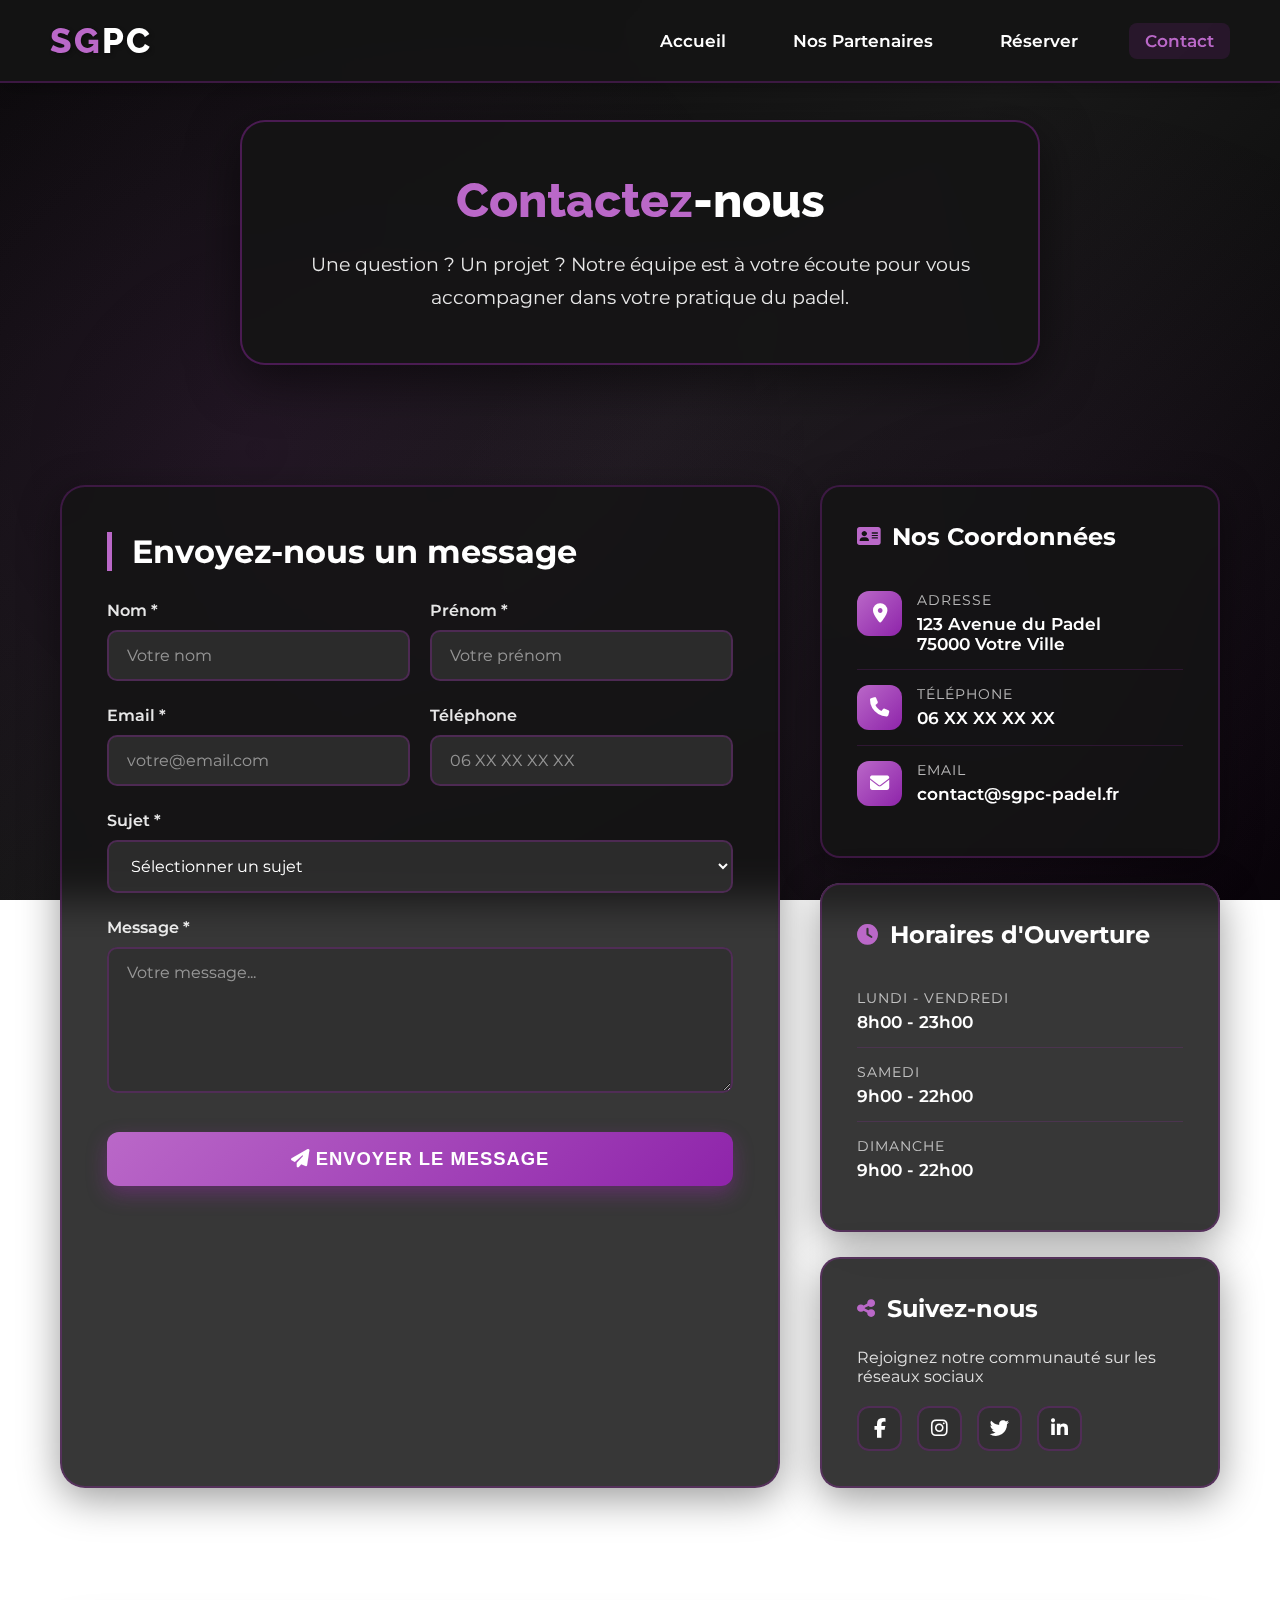
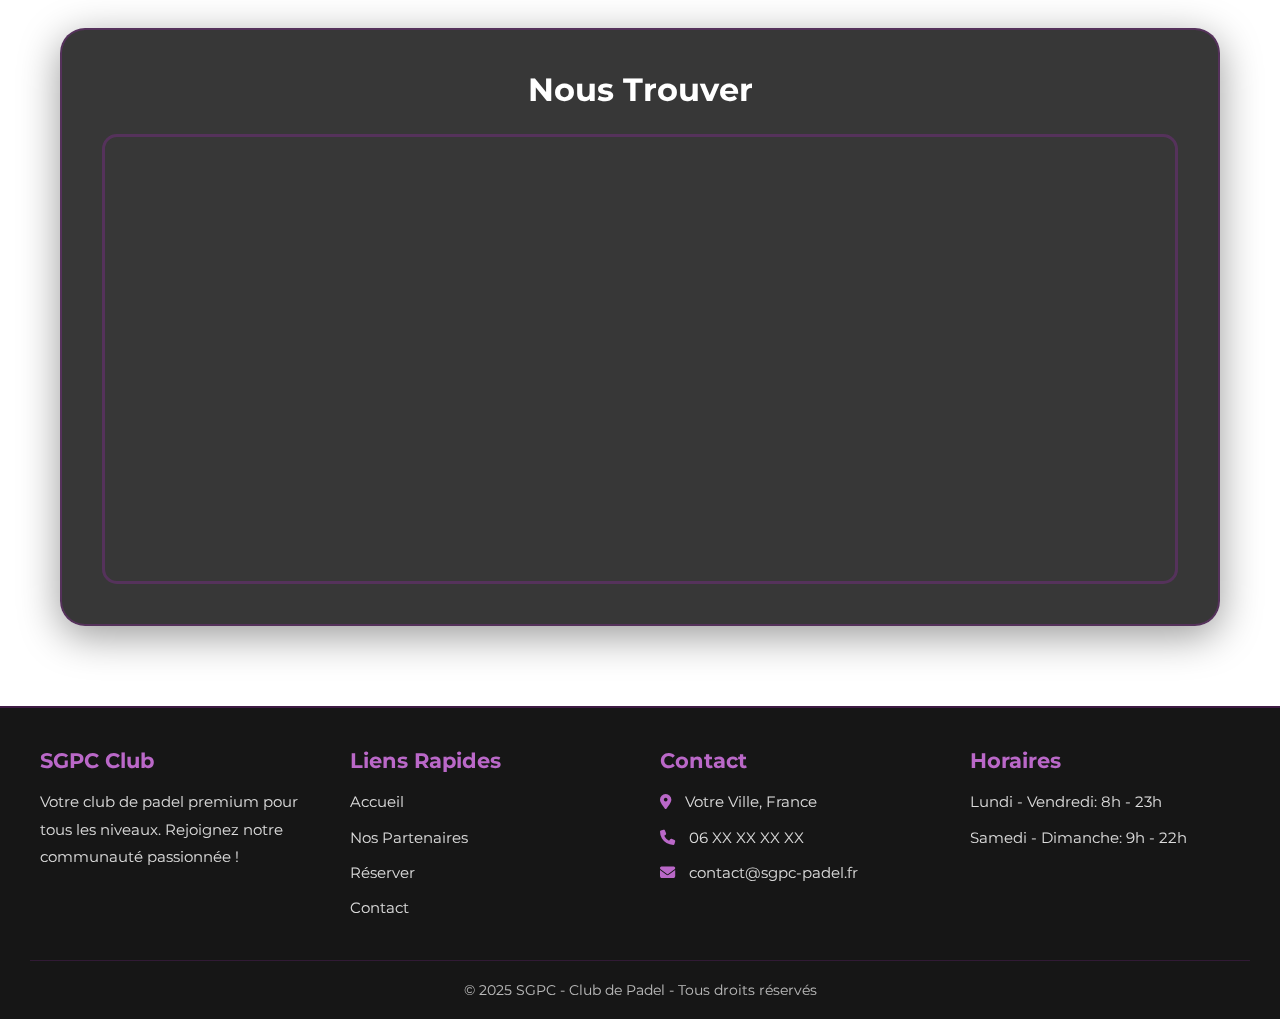
<file: contact.html>
<!DOCTYPE html>
<html lang="fr">
<head>
  <meta charset="UTF-8">
  <title>Contact - SGPC</title>
  <link rel="stylesheet" href="https://cdnjs.cloudflare.com/ajax/libs/font-awesome/6.7.2/css/all.min.css" />
  <meta name="viewport" content="width=device-width, initial-scale=1.0, viewport-fit=cover">
  <meta name="theme-color" content="#4a148c">
  
  <style>
    @import url('https://fonts.googleapis.com/css2?family=Montserrat:ital,wght@0,100..900;1,100..900&family=Raleway:wght@300;400;600;700;800&display=swap');

    * {
      margin: 0;
      padding: 0;
      box-sizing: border-box;
      text-decoration: none;
      list-style: none;
    }

    html {
      min-height: 100vh;
      width: 100%;
      overflow-x: hidden;
      scroll-behavior: smooth;
    }
    
    html::before {
      content: '';
      position: fixed;
      top: 0;
      left: 0;
      width: 100vw;
      height: 100vh;
      background: linear-gradient(135deg, #0a0a0a 0%, #1a1a1a 50%, #000000 100%);
      z-index: -2;
    }

    html::after {
      content: '';
      position: fixed;
      top: 0;
      left: 0;
      width: 100vw;
      height: 100vh;
      background-image: 
        radial-gradient(circle at 20% 50%, rgba(156, 39, 176, 0.1) 0%, transparent 50%),
        radial-gradient(circle at 80% 80%, rgba(171, 71, 188, 0.1) 0%, transparent 50%);
      z-index: -1;
    }

    body {
      background: transparent;
      color: #333;
      min-height: 100vh;
      width: 100%;
      font-family: "Montserrat", sans-serif;
      display: flex;
      flex-direction: column;
      overflow-x: hidden;
    }

    .content {
      flex: 1;
      display: flex;
      flex-direction: column;
    }

    /* NAVBAR */
    .navbar {
      display: flex;
      justify-content: space-between;
      align-items: center;
      padding: 20px 50px;
      width: 100%;
      position: fixed;
      top: 0;
      left: 0;
      z-index: 100;
      background-color: rgba(20, 20, 20, 0.9);
      backdrop-filter: blur(10px);
      -webkit-backdrop-filter: blur(10px);
      border-bottom: 2px solid rgba(156, 39, 176, 0.3);
      box-shadow: 0 4px 20px rgba(0, 0, 0, 0.3);
    }

    .navbar .logo {
      color: white;
      font-size: 2.2em;
      font-weight: 800;
      font-family: 'Raleway', sans-serif;
      letter-spacing: 2px;
      text-shadow: 2px 2px 4px rgba(0, 0, 0, 0.3);
    }

    .navbar .logo span {
      color: #BA68C8;
    }

    .navbar .nav-links ul {
      display: flex;
      align-items: center;
      gap: 35px;
    }

    .navbar .nav-links ul li a {
      color: white;
      font-weight: 600;
      font-size: 1.05rem;
      transition: all 0.3s;
      padding: 8px 16px;
      border-radius: 8px;
    }

    .navbar .nav-links ul li a:hover,
    .navbar .nav-links ul li.active a {
      color: #BA68C8;
      background-color: rgba(156, 39, 176, 0.15);
    }

    .menu-hamburger {
      display: none;
      font-size: 1.8rem;
      color: white;
      cursor: pointer;
      z-index: 300;
    }

    /* PAGE HEADER */
    .page-header {
      padding-top: 120px;
      padding-bottom: 60px;
      text-align: center;
    }

    .page-header-content {
      background-color: rgba(20, 20, 20, 0.85);
      backdrop-filter: blur(20px);
      -webkit-backdrop-filter: blur(20px);
      padding: 50px 40px;
      border-radius: 25px;
      border: 2px solid rgba(156, 39, 176, 0.4);
      max-width: 800px;
      margin: 0 auto;
      box-shadow: 0 15px 50px rgba(0, 0, 0, 0.5);
    }

    .page-header h1 {
      font-size: 3rem;
      color: white;
      margin-bottom: 20px;
      font-family: 'Raleway', sans-serif;
      font-weight: 800;
    }

    .page-header h1 span {
      color: #BA68C8;
    }

    .page-header p {
      font-size: 1.2rem;
      color: rgba(255, 255, 255, 0.9);
      line-height: 1.7;
    }

    /* CONTACT SECTION */
    .contact-section {
      padding: 60px 20px 80px;
      max-width: 1200px;
      margin: 0 auto;
      width: 100%;
    }

    .contact-container {
      display: grid;
      grid-template-columns: 1fr 400px;
      gap: 40px;
    }

    /* CONTACT FORM */
    .contact-form-card {
      background-color: rgba(20, 20, 20, 0.85);
      backdrop-filter: blur(20px);
      -webkit-backdrop-filter: blur(20px);
      padding: 45px;
      border-radius: 25px;
      border: 2px solid rgba(156, 39, 176, 0.3);
      box-shadow: 0 10px 40px rgba(0, 0, 0, 0.4);
    }

    .contact-form-card h2 {
      color: white;
      font-size: 2rem;
      margin-bottom: 30px;
      font-weight: 700;
      border-left: 5px solid #BA68C8;
      padding-left: 20px;
    }

    .form-group {
      margin-bottom: 25px;
    }

    .form-group label {
      display: block;
      color: rgba(255, 255, 255, 0.9);
      font-weight: 600;
      margin-bottom: 10px;
      font-size: 1rem;
    }

    .form-group input,
    .form-group select,
    .form-group textarea {
      width: 100%;
      padding: 14px 18px;
      background-color: rgba(255, 255, 255, 0.1);
      backdrop-filter: blur(5px);
      border: 2px solid rgba(156, 39, 176, 0.3);
      border-radius: 10px;
      color: white;
      font-size: 1rem;
      font-family: 'Montserrat', sans-serif;
      transition: all 0.3s ease;
    }

    .form-group input::placeholder,
    .form-group textarea::placeholder {
      color: rgba(255, 255, 255, 0.5);
    }

    .form-group input:focus,
    .form-group select:focus,
    .form-group textarea:focus {
      outline: none;
      border-color: #BA68C8;
      background-color: rgba(255, 255, 255, 0.15);
    }

    .form-group select option {
      background-color: #4a148c;
      color: white;
    }

    .form-row {
      display: grid;
      grid-template-columns: 1fr 1fr;
      gap: 20px;
    }

    .submit-btn {
      width: 100%;
      padding: 16px;
      background: linear-gradient(135deg, #BA68C8 0%, #8E24AA 100%);
      color: white;
      border: none;
      border-radius: 12px;
      font-weight: 700;
      font-size: 1.15rem;
      cursor: pointer;
      transition: all 0.3s ease;
      box-shadow: 0 8px 20px rgba(156, 39, 176, 0.4);
      text-transform: uppercase;
      letter-spacing: 1px;
      margin-top: 10px;
    }

    .submit-btn:hover {
      transform: translateY(-3px);
      box-shadow: 0 12px 30px rgba(156, 39, 176, 0.6);
    }

    /* CONTACT INFO SIDEBAR */
    .contact-sidebar {
      display: flex;
      flex-direction: column;
      gap: 25px;
    }

    .info-card {
      background-color: rgba(20, 20, 20, 0.85);
      backdrop-filter: blur(20px);
      -webkit-backdrop-filter: blur(20px);
      padding: 35px;
      border-radius: 20px;
      border: 2px solid rgba(156, 39, 176, 0.3);
      box-shadow: 0 10px 40px rgba(0, 0, 0, 0.4);
    }

    .info-card h3 {
      color: white;
      font-size: 1.5rem;
      margin-bottom: 25px;
      font-weight: 700;
      display: flex;
      align-items: center;
      gap: 12px;
    }

    .info-card h3 i {
      color: #BA68C8;
      font-size: 1.3rem;
    }

    .info-item {
      display: flex;
      align-items: flex-start;
      gap: 15px;
      padding: 15px 0;
      border-bottom: 1px solid rgba(156, 39, 176, 0.2);
    }

    .info-item:last-child {
      border-bottom: none;
    }

    .info-icon {
      width: 45px;
      height: 45px;
      background: linear-gradient(135deg, #BA68C8 0%, #8E24AA 100%);
      border-radius: 12px;
      display: flex;
      align-items: center;
      justify-content: center;
      flex-shrink: 0;
    }

    .info-icon i {
      color: white;
      font-size: 1.2rem;
    }

    .info-text {
      flex: 1;
    }

    .info-label {
      color: rgba(255, 255, 255, 0.7);
      font-size: 0.9rem;
      margin-bottom: 5px;
      text-transform: uppercase;
      letter-spacing: 1px;
    }

    .info-value {
      color: white;
      font-size: 1.05rem;
      font-weight: 600;
    }

    .info-value a {
      color: white;
      transition: color 0.3s ease;
    }

    .info-value a:hover {
      color: #BA68C8;
    }

    .social-links {
      display: flex;
      gap: 15px;
      margin-top: 20px;
    }

    .social-link {
      width: 45px;
      height: 45px;
      background-color: rgba(255, 255, 255, 0.1);
      backdrop-filter: blur(5px);
      border: 2px solid rgba(156, 39, 176, 0.3);
      border-radius: 12px;
      display: flex;
      align-items: center;
      justify-content: center;
      color: white;
      font-size: 1.2rem;
      transition: all 0.3s ease;
    }

    .social-link:hover {
      background: linear-gradient(135deg, #BA68C8 0%, #8E24AA 100%);
      border-color: #BA68C8;
      transform: translateY(-3px);
    }

    /* MAP SECTION */
    .map-section {
      padding: 60px 20px 80px;
      max-width: 1200px;
      margin: 0 auto;
      width: 100%;
    }

    .map-card {
      background-color: rgba(20, 20, 20, 0.85);
      backdrop-filter: blur(20px);
      -webkit-backdrop-filter: blur(20px);
      padding: 40px;
      border-radius: 25px;
      border: 2px solid rgba(156, 39, 176, 0.3);
      box-shadow: 0 10px 40px rgba(0, 0, 0, 0.4);
    }

    .map-card h2 {
      color: white;
      font-size: 2rem;
      margin-bottom: 25px;
      font-weight: 700;
      text-align: center;
    }

    .map-container {
      width: 100%;
      height: 450px;
      border-radius: 15px;
      overflow: hidden;
      border: 3px solid rgba(156, 39, 176, 0.3);
    }

    .map-container iframe {
      width: 100%;
      height: 100%;
      border: none;
    }

    /* FOOTER */
    footer {
      background-color: rgba(10, 10, 10, 0.95);
      backdrop-filter: blur(10px);
      -webkit-backdrop-filter: blur(10px);
      color: white;
      padding: 40px 30px 20px;
      width: 100%;
      border-top: 2px solid rgba(156, 39, 176, 0.3);
      margin-top: auto;
    }

    .footer-content {
      max-width: 1200px;
      margin: 0 auto;
      display: grid;
      grid-template-columns: repeat(auto-fit, minmax(250px, 1fr));
      gap: 40px;
      margin-bottom: 30px;
    }

    .footer-section h3 {
      color: #BA68C8;
      font-size: 1.3rem;
      margin-bottom: 15px;
      font-weight: 700;
    }

    .footer-section p,
    .footer-section a {
      color: rgba(255, 255, 255, 0.85);
      font-size: 0.95rem;
      line-height: 1.8;
      display: block;
      margin-bottom: 8px;
    }

    .footer-section a:hover {
      color: #BA68C8;
    }

    .footer-section i {
      color: #BA68C8;
      margin-right: 10px;
    }

    .footer-bottom {
      text-align: center;
      padding-top: 20px;
      border-top: 1px solid rgba(156, 39, 176, 0.2);
      color: rgba(255, 255, 255, 0.7);
      font-size: 0.9rem;
    }

    /* RESPONSIVE */
    @media screen and (max-width: 920px) {
      .menu-hamburger {
        display: block;
      }

      .nav-links {
        display: none;
        position: fixed;
        top: 0;
        left: 0;
        width: 100%;
        height: 100vh;
        background-color: rgba(15, 15, 15, 0.98);
        backdrop-filter: blur(15px);
        flex-direction: column;
        justify-content: center;
        align-items: center;
        z-index: 200;
      }

      .nav-links.active {
        display: flex;
      }

      .nav-links ul {
        flex-direction: column;
        gap: 30px;
      }

      .nav-links ul li a {
        font-size: 1.8rem;
      }

      .page-header {
        padding-top: 100px;
      }

      .page-header h1 {
        font-size: 2.2rem;
      }

      .contact-container {
        grid-template-columns: 1fr;
      }

      .contact-sidebar {
        order: -1;
      }

      .contact-form-card {
        padding: 30px 25px;
      }

      .form-row {
        grid-template-columns: 1fr;
      }

      .map-container {
        height: 350px;
      }

      .footer-content {
        grid-template-columns: 1fr;
        gap: 30px;
      }
    }
  </style>
</head>

<body>
  <div class="content">
    <!-- NAVBAR -->
    <nav class='navbar'>
      <a href="index.html" class="logo"><span>SG</span>PC</a>
      
      <div class="menu-hamburger" onclick="toggleMenu()">
        <i class="fa fa-bars"></i>
      </div>
      
      <div class="nav-links">
        <ul>
          <li><a href="index.html">Accueil</a></li>
          <li><a href="partenaires.html">Nos Partenaires</a></li>
          <li><a href="reservation.html">Réserver</a></li> 
          <li class="active"><a href="contact.html">Contact</a></li>
        </ul>
      </div>
    </nav>

    <!-- PAGE HEADER -->
    <section class="page-header">
      <div class="page-header-content">
        <h1><span>Contactez</span>-nous</h1>
        <p>Une question ? Un projet ? Notre équipe est à votre écoute pour vous accompagner dans votre pratique du padel.</p>
      </div>
    </section>

    <!-- CONTACT SECTION -->
    <section class="contact-section">
      <div class="contact-container">
        <!-- CONTACT FORM -->
        <div class="contact-form-card">
          <h2>Envoyez-nous un message</h2>
          
          <form id="contactForm" onsubmit="handleSubmit(event)">
            <div class="form-row">
              <div class="form-group">
                <label for="nom">Nom *</label>
                <input type="text" id="nom" name="nom" required placeholder="Votre nom">
              </div>
              
              <div class="form-group">
                <label for="prenom">Prénom *</label>
                <input type="text" id="prenom" name="prenom" required placeholder="Votre prénom">
              </div>
            </div>

            <div class="form-row">
              <div class="form-group">
                <label for="email">Email *</label>
                <input type="email" id="email" name="email" required placeholder="votre@email.com">
              </div>
              
              <div class="form-group">
                <label for="telephone">Téléphone</label>
                <input type="tel" id="telephone" name="telephone" placeholder="06 XX XX XX XX">
              </div>
            </div>

            <div class="form-group">
              <label for="sujet">Sujet *</label>
              <select id="sujet" name="sujet" required>
                <option value="">Sélectionner un sujet</option>
                <option value="info">Demande d'information</option>
                <option value="reservation">Question sur une réservation</option>
                <option value="cours">Cours et coaching</option>
                <option value="partenariat">Partenariat</option>
                <option value="evenement">Organisation d'événement</option>
                <option value="autre">Autre</option>
              </select>
            </div>

            <div class="form-group">
              <label for="message">Message *</label>
              <textarea id="message" name="message" rows="6" required placeholder="Votre message..."></textarea>
            </div>

            <button type="submit" class="submit-btn">
              <i class="fas fa-paper-plane"></i> Envoyer le message
            </button>
          </form>
        </div>

        <!-- SIDEBAR -->
        <div class="contact-sidebar">
          <!-- CONTACT INFO -->
          <div class="info-card">
            <h3><i class="fas fa-address-card"></i> Nos Coordonnées</h3>
            
            <div class="info-item">
              <div class="info-icon">
                <i class="fas fa-map-marker-alt"></i>
              </div>
              <div class="info-text">
                <div class="info-label">Adresse</div>
                <div class="info-value">123 Avenue du Padel<br>75000 Votre Ville</div>
              </div>
            </div>

            <div class="info-item">
              <div class="info-icon">
                <i class="fas fa-phone"></i>
              </div>
              <div class="info-text">
                <div class="info-label">Téléphone</div>
                <div class="info-value">
                  <a href="tel:+33600000000">06 XX XX XX XX</a>
                </div>
              </div>
            </div>

            <div class="info-item">
              <div class="info-icon">
                <i class="fas fa-envelope"></i>
              </div>
              <div class="info-text">
                <div class="info-label">Email</div>
                <div class="info-value">
                  <a href="mailto:contact@sgpc-padel.fr">contact@sgpc-padel.fr</a>
                </div>
              </div>
            </div>
          </div>

          <!-- HORAIRES -->
          <div class="info-card">
            <h3><i class="fas fa-clock"></i> Horaires d'Ouverture</h3>
            
            <div class="info-item">
              <div class="info-text">
                <div class="info-label">Lundi - Vendredi</div>
                <div class="info-value">8h00 - 23h00</div>
              </div>
            </div>

            <div class="info-item">
              <div class="info-text">
                <div class="info-label">Samedi</div>
                <div class="info-value">9h00 - 22h00</div>
              </div>
            </div>

            <div class="info-item">
              <div class="info-text">
                <div class="info-label">Dimanche</div>
                <div class="info-value">9h00 - 22h00</div>
              </div>
            </div>
          </div>

          <!-- SOCIAL -->
          <div class="info-card">
            <h3><i class="fas fa-share-nodes"></i> Suivez-nous</h3>
            <p style="color: rgba(255,255,255,0.85); margin-bottom: 15px;">Rejoignez notre communauté sur les réseaux sociaux</p>
            <div class="social-links">
              <a href="#" class="social-link" title="Facebook">
                <i class="fab fa-facebook-f"></i>
              </a>
              <a href="#" class="social-link" title="Instagram">
                <i class="fab fa-instagram"></i>
              </a>
              <a href="#" class="social-link" title="Twitter">
                <i class="fab fa-twitter"></i>
              </a>
              <a href="#" class="social-link" title="LinkedIn">
                <i class="fab fa-linkedin-in"></i>
              </a>
            </div>
          </div>
        </div>
      </div>
    </section>

    <!-- MAP SECTION -->
    <section class="map-section">
      <div class="map-card">
        <h2>Nous Trouver</h2>
        <div class="map-container">
          <!-- Replace with your actual Google Maps embed code -->
          <iframe 
            src="https://www.google.com/maps/embed?pb=!1m18!1m12!1m3!1d2624.9916256937595!2d2.292292615674107!3d48.85837007928746!2m3!1f0!2f0!3f0!3m2!1i1024!2i768!4f13.1!3m3!1m2!1s0x47e66fec70fb1d8f%3A0x40b82c3688c9460!2sEiffel%20Tower!5e0!3m2!1sen!2sfr!4v1234567890123!5m2!1sen!2sfr" 
            allowfullscreen="" 
            loading="lazy" 
            referrerpolicy="no-referrer-when-downgrade">
          </iframe>
        </div>
      </div>
    </section>
  </div>

  <!-- FOOTER -->
  <footer>
    <div class="footer-content">
      <div class="footer-section">
        <h3>SGPC Club</h3>
        <p>Votre club de padel premium pour tous les niveaux. Rejoignez notre communauté passionnée !</p>
      </div>
      
      <div class="footer-section">
        <h3>Liens Rapides</h3>
        <a href="index.html">Accueil</a>
        <a href="partenaires.html">Nos Partenaires</a>
        <a href="reservation.html">Réserver</a>
        <a href="contact.html">Contact</a>
      </div>
      
      <div class="footer-section">
        <h3>Contact</h3>
        <p><i class="fas fa-map-marker-alt"></i> Votre Ville, France</p>
        <p><i class="fas fa-phone"></i> 06 XX XX XX XX</p>
        <p><i class="fas fa-envelope"></i> contact@sgpc-padel.fr</p>
      </div>
      
      <div class="footer-section">
        <h3>Horaires</h3>
        <p>Lundi - Vendredi: 8h - 23h</p>
        <p>Samedi - Dimanche: 9h - 22h</p>
      </div>
    </div>
    
    <div class="footer-bottom">
      <p>&copy; 2025 SGPC - Club de Padel - Tous droits réservés</p>
    </div>
  </footer>

  <script>
    function toggleMenu() {
      const navLinks = document.querySelector('.nav-links');
      navLinks.classList.toggle('active');
    }
    
    document.querySelectorAll('.nav-links ul li a').forEach(link => {
      link.addEventListener('click', () => {
        const navLinks = document.querySelector('.nav-links');
        navLinks.classList.remove('active');
      });
    });

    function handleSubmit(event) {
      event.preventDefault();
      
      const formData = new FormData(event.target);
      const data = Object.fromEntries(formData);
      
      // Here you would normally send the data to a server
      console.log('Contact form data:', data);
      
      alert('Message envoyé ! Nous vous répondrons dans les plus brefs délais.');
      event.target.reset();
    }
  </script>
</body>
</html>
</file>
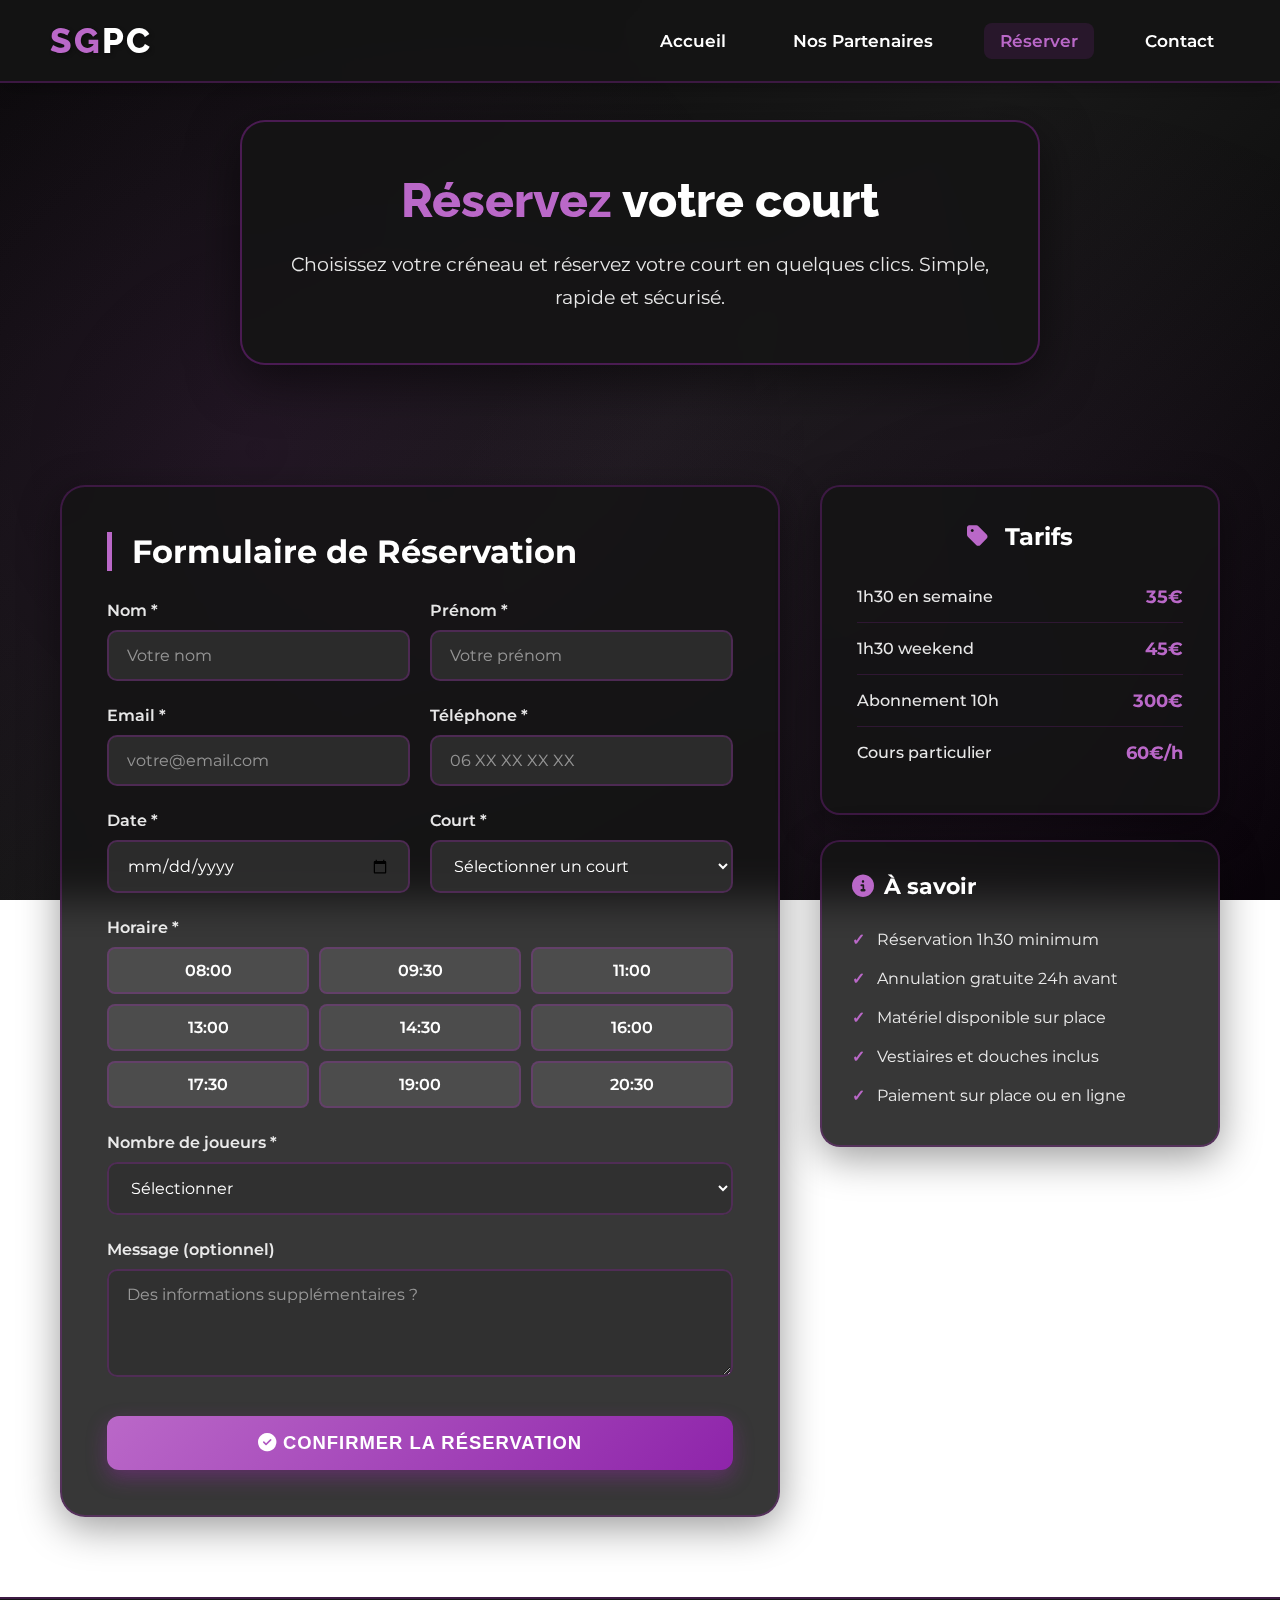
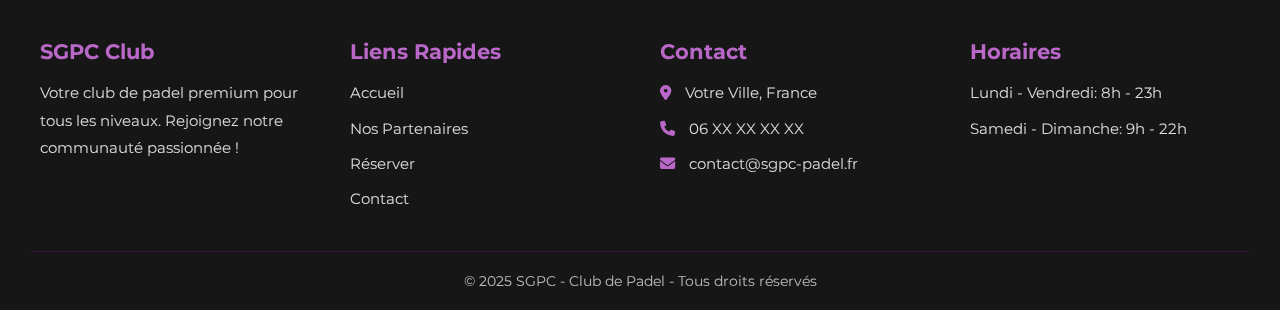
<file: reservation.html>
<!DOCTYPE html>
<html lang="fr">
<head>
  <meta charset="UTF-8">
  <title>Réservation - SGPC</title>
  <link rel="stylesheet" href="https://cdnjs.cloudflare.com/ajax/libs/font-awesome/6.7.2/css/all.min.css" />
  <meta name="viewport" content="width=device-width, initial-scale=1.0, viewport-fit=cover">
  <meta name="theme-color" content="#4a148c">
  
  <style>
    @import url('https://fonts.googleapis.com/css2?family=Montserrat:ital,wght@0,100..900;1,100..900&family=Raleway:wght@300;400;600;700;800&display=swap');

    * {
      margin: 0;
      padding: 0;
      box-sizing: border-box;
      text-decoration: none;
      list-style: none;
    }

    html {
      min-height: 100vh;
      width: 100%;
      overflow-x: hidden;
      scroll-behavior: smooth;
    }
    
    html::before {
      content: '';
      position: fixed;
      top: 0;
      left: 0;
      width: 100vw;
      height: 100vh;
      background: linear-gradient(135deg, #0a0a0a 0%, #1a1a1a 50%, #000000 100%);
      z-index: -2;
    }

    html::after {
      content: '';
      position: fixed;
      top: 0;
      left: 0;
      width: 100vw;
      height: 100vh;
      background-image: 
        radial-gradient(circle at 20% 50%, rgba(156, 39, 176, 0.1) 0%, transparent 50%),
        radial-gradient(circle at 80% 80%, rgba(171, 71, 188, 0.1) 0%, transparent 50%);
      z-index: -1;
    }

    body {
      background: transparent;
      color: #333;
      min-height: 100vh;
      width: 100%;
      font-family: "Montserrat", sans-serif;
      display: flex;
      flex-direction: column;
      overflow-x: hidden;
    }

    .content {
      flex: 1;
      display: flex;
      flex-direction: column;
    }

    /* NAVBAR */
    .navbar {
      display: flex;
      justify-content: space-between;
      align-items: center;
      padding: 20px 50px;
      width: 100%;
      position: fixed;
      top: 0;
      left: 0;
      z-index: 100;
      background-color: rgba(20, 20, 20, 0.9);
      backdrop-filter: blur(10px);
      -webkit-backdrop-filter: blur(10px);
      border-bottom: 2px solid rgba(156, 39, 176, 0.3);
      box-shadow: 0 4px 20px rgba(0, 0, 0, 0.3);
    }

    .navbar .logo {
      color: white;
      font-size: 2.2em;
      font-weight: 800;
      font-family: 'Raleway', sans-serif;
      letter-spacing: 2px;
      text-shadow: 2px 2px 4px rgba(0, 0, 0, 0.3);
    }

    .navbar .logo span {
      color: #BA68C8;
    }

    .navbar .nav-links ul {
      display: flex;
      align-items: center;
      gap: 35px;
    }

    .navbar .nav-links ul li a {
      color: white;
      font-weight: 600;
      font-size: 1.05rem;
      transition: all 0.3s;
      padding: 8px 16px;
      border-radius: 8px;
    }

    .navbar .nav-links ul li a:hover,
    .navbar .nav-links ul li.active a {
      color: #BA68C8;
      background-color: rgba(156, 39, 176, 0.15);
    }

    .menu-hamburger {
      display: none;
      font-size: 1.8rem;
      color: white;
      cursor: pointer;
      z-index: 300;
    }

    /* PAGE HEADER */
    .page-header {
      padding-top: 120px;
      padding-bottom: 60px;
      text-align: center;
    }

    .page-header-content {
      background-color: rgba(20, 20, 20, 0.85);
      backdrop-filter: blur(20px);
      -webkit-backdrop-filter: blur(20px);
      padding: 50px 40px;
      border-radius: 25px;
      border: 2px solid rgba(156, 39, 176, 0.4);
      max-width: 800px;
      margin: 0 auto;
      box-shadow: 0 15px 50px rgba(0, 0, 0, 0.5);
    }

    .page-header h1 {
      font-size: 3rem;
      color: white;
      margin-bottom: 20px;
      font-family: 'Raleway', sans-serif;
      font-weight: 800;
    }

    .page-header h1 span {
      color: #BA68C8;
    }

    .page-header p {
      font-size: 1.2rem;
      color: rgba(255, 255, 255, 0.9);
      line-height: 1.7;
    }

    /* RESERVATION SECTION */
    .reservation-section {
      padding: 60px 20px 80px;
      max-width: 1200px;
      margin: 0 auto;
      width: 100%;
    }

    .reservation-container {
      display: grid;
      grid-template-columns: 1fr 400px;
      gap: 40px;
    }

    /* BOOKING FORM */
    .booking-form-card {
      background-color: rgba(20, 20, 20, 0.85);
      backdrop-filter: blur(20px);
      -webkit-backdrop-filter: blur(20px);
      padding: 45px;
      border-radius: 25px;
      border: 2px solid rgba(156, 39, 176, 0.3);
      box-shadow: 0 10px 40px rgba(0, 0, 0, 0.4);
    }

    .booking-form-card h2 {
      color: white;
      font-size: 2rem;
      margin-bottom: 30px;
      font-weight: 700;
      border-left: 5px solid #BA68C8;
      padding-left: 20px;
    }

    .form-group {
      margin-bottom: 25px;
    }

    .form-group label {
      display: block;
      color: rgba(255, 255, 255, 0.9);
      font-weight: 600;
      margin-bottom: 10px;
      font-size: 1rem;
    }

    .form-group input,
    .form-group select,
    .form-group textarea {
      width: 100%;
      padding: 14px 18px;
      background-color: rgba(255, 255, 255, 0.1);
      backdrop-filter: blur(5px);
      border: 2px solid rgba(156, 39, 176, 0.3);
      border-radius: 10px;
      color: white;
      font-size: 1rem;
      font-family: 'Montserrat', sans-serif;
      transition: all 0.3s ease;
    }

    .form-group input::placeholder,
    .form-group textarea::placeholder {
      color: rgba(255, 255, 255, 0.5);
    }

    .form-group input:focus,
    .form-group select:focus,
    .form-group textarea:focus {
      outline: none;
      border-color: #BA68C8;
      background-color: rgba(255, 255, 255, 0.15);
    }

    .form-group select option {
      background-color: #4a148c;
      color: white;
    }

    .form-row {
      display: grid;
      grid-template-columns: 1fr 1fr;
      gap: 20px;
    }

    /* TIME SLOTS */
    .time-slots {
      display: grid;
      grid-template-columns: repeat(3, 1fr);
      gap: 10px;
      margin-top: 10px;
    }

    .time-slot {
      padding: 12px;
      background-color: rgba(255, 255, 255, 0.1);
      border: 2px solid rgba(156, 39, 176, 0.3);
      border-radius: 8px;
      color: white;
      text-align: center;
      cursor: pointer;
      transition: all 0.3s ease;
      font-weight: 600;
    }

    .time-slot:hover {
      background-color: rgba(156, 39, 176, 0.2);
      border-color: #BA68C8;
    }

    .time-slot.selected {
      background: linear-gradient(135deg, #BA68C8 0%, #8E24AA 100%);
      border-color: #BA68C8;
    }

    .time-slot.unavailable {
      opacity: 0.4;
      cursor: not-allowed;
      background-color: rgba(255, 255, 255, 0.05);
    }

    /* SUBMIT BUTTON */
    .submit-btn {
      width: 100%;
      padding: 16px;
      background: linear-gradient(135deg, #BA68C8 0%, #8E24AA 100%);
      color: white;
      border: none;
      border-radius: 12px;
      font-weight: 700;
      font-size: 1.15rem;
      cursor: pointer;
      transition: all 0.3s ease;
      box-shadow: 0 8px 20px rgba(156, 39, 176, 0.4);
      text-transform: uppercase;
      letter-spacing: 1px;
      margin-top: 10px;
    }

    .submit-btn:hover {
      transform: translateY(-3px);
      box-shadow: 0 12px 30px rgba(156, 39, 176, 0.6);
    }

    /* PRICING SIDEBAR */
    .pricing-sidebar {
      display: flex;
      flex-direction: column;
      gap: 25px;
    }

    .pricing-card {
      background-color: rgba(20, 20, 20, 0.85);
      backdrop-filter: blur(20px);
      -webkit-backdrop-filter: blur(20px);
      padding: 35px;
      border-radius: 20px;
      border: 2px solid rgba(156, 39, 176, 0.3);
      box-shadow: 0 10px 40px rgba(0, 0, 0, 0.4);
    }

    .pricing-card h3 {
      color: white;
      font-size: 1.5rem;
      margin-bottom: 20px;
      font-weight: 700;
      text-align: center;
    }

    .pricing-card h3 i {
      color: #BA68C8;
      margin-right: 10px;
    }

    .price-item {
      display: flex;
      justify-content: space-between;
      align-items: center;
      padding: 15px 0;
      border-bottom: 1px solid rgba(156, 39, 176, 0.2);
      color: rgba(255, 255, 255, 0.9);
    }

    .price-item:last-child {
      border-bottom: none;
    }

    .price-label {
      font-weight: 500;
    }

    .price-value {
      font-weight: 700;
      font-size: 1.1rem;
      color: #BA68C8;
    }

    .info-card {
      background-color: rgba(20, 20, 20, 0.85);
      backdrop-filter: blur(20px);
      -webkit-backdrop-filter: blur(20px);
      padding: 30px;
      border-radius: 20px;
      border: 2px solid rgba(156, 39, 176, 0.3);
      box-shadow: 0 10px 40px rgba(0, 0, 0, 0.4);
    }

    .info-card h3 {
      color: white;
      font-size: 1.4rem;
      margin-bottom: 20px;
      font-weight: 700;
      display: flex;
      align-items: center;
      gap: 10px;
    }

    .info-card h3 i {
      color: #BA68C8;
    }

    .info-card ul {
      list-style: none;
    }

    .info-card ul li {
      color: rgba(255, 255, 255, 0.9);
      padding: 10px 0;
      padding-left: 25px;
      position: relative;
    }

    .info-card ul li::before {
      content: '✓';
      position: absolute;
      left: 0;
      color: #BA68C8;
      font-weight: bold;
    }

    /* FOOTER */
    footer {
      background-color: rgba(10, 10, 10, 0.95);
      backdrop-filter: blur(10px);
      -webkit-backdrop-filter: blur(10px);
      color: white;
      padding: 40px 30px 20px;
      width: 100%;
      border-top: 2px solid rgba(156, 39, 176, 0.3);
      margin-top: auto;
    }

    .footer-content {
      max-width: 1200px;
      margin: 0 auto;
      display: grid;
      grid-template-columns: repeat(auto-fit, minmax(250px, 1fr));
      gap: 40px;
      margin-bottom: 30px;
    }

    .footer-section h3 {
      color: #BA68C8;
      font-size: 1.3rem;
      margin-bottom: 15px;
      font-weight: 700;
    }

    .footer-section p,
    .footer-section a {
      color: rgba(255, 255, 255, 0.85);
      font-size: 0.95rem;
      line-height: 1.8;
      display: block;
      margin-bottom: 8px;
    }

    .footer-section a:hover {
      color: #BA68C8;
    }

    .footer-section i {
      color: #BA68C8;
      margin-right: 10px;
    }

    .footer-bottom {
      text-align: center;
      padding-top: 20px;
      border-top: 1px solid rgba(156, 39, 176, 0.2);
      color: rgba(255, 255, 255, 0.7);
      font-size: 0.9rem;
    }

    /* RESPONSIVE */
    @media screen and (max-width: 920px) {
      .menu-hamburger {
        display: block;
      }

      .nav-links {
        display: none;
        position: fixed;
        top: 0;
        left: 0;
        width: 100%;
        height: 100vh;
        background-color: rgba(15, 15, 15, 0.98);
        backdrop-filter: blur(15px);
        flex-direction: column;
        justify-content: center;
        align-items: center;
        z-index: 200;
      }

      .nav-links.active {
        display: flex;
      }

      .nav-links ul {
        flex-direction: column;
        gap: 30px;
      }

      .nav-links ul li a {
        font-size: 1.8rem;
      }

      .page-header {
        padding-top: 100px;
      }

      .page-header h1 {
        font-size: 2.2rem;
      }

      .reservation-container {
        grid-template-columns: 1fr;
      }

      .pricing-sidebar {
        order: -1;
      }

      .booking-form-card {
        padding: 30px 25px;
      }

      .form-row {
        grid-template-columns: 1fr;
      }

      .time-slots {
        grid-template-columns: repeat(2, 1fr);
      }

      .footer-content {
        grid-template-columns: 1fr;
        gap: 30px;
      }
    }
  </style>
</head>

<body>
  <div class="content">
    <!-- NAVBAR -->
    <nav class='navbar'>
      <a href="index.html" class="logo"><span>SG</span>PC</a>
      
      <div class="menu-hamburger" onclick="toggleMenu()">
        <i class="fa fa-bars"></i>
      </div>
      
      <div class="nav-links">
        <ul>
          <li><a href="index.html">Accueil</a></li>
          <li><a href="partenaires.html">Nos Partenaires</a></li>
          <li class="active"><a href="reservation.html">Réserver</a></li> 
          <li><a href="contact.html">Contact</a></li>
        </ul>
      </div>
    </nav>

    <!-- PAGE HEADER -->
    <section class="page-header">
      <div class="page-header-content">
        <h1><span>Réservez</span> votre court</h1>
        <p>Choisissez votre créneau et réservez votre court en quelques clics. Simple, rapide et sécurisé.</p>
      </div>
    </section>

    <!-- RESERVATION SECTION -->
    <section class="reservation-section">
      <div class="reservation-container">
        <!-- BOOKING FORM -->
        <div class="booking-form-card">
          <h2>Formulaire de Réservation</h2>
          
          <form id="bookingForm" onsubmit="handleSubmit(event)">
            <div class="form-row">
              <div class="form-group">
                <label for="nom">Nom *</label>
                <input type="text" id="nom" name="nom" required placeholder="Votre nom">
              </div>
              
              <div class="form-group">
                <label for="prenom">Prénom *</label>
                <input type="text" id="prenom" name="prenom" required placeholder="Votre prénom">
              </div>
            </div>

            <div class="form-row">
              <div class="form-group">
                <label for="email">Email *</label>
                <input type="email" id="email" name="email" required placeholder="votre@email.com">
              </div>
              
              <div class="form-group">
                <label for="telephone">Téléphone *</label>
                <input type="tel" id="telephone" name="telephone" required placeholder="06 XX XX XX XX">
              </div>
            </div>

            <div class="form-row">
              <div class="form-group">
                <label for="date">Date *</label>
                <input type="date" id="date" name="date" required>
              </div>
              
              <div class="form-group">
                <label for="court">Court *</label>
                <select id="court" name="court" required>
                  <option value="">Sélectionner un court</option>
                  <option value="court1">Court 1 - Indoor</option>
                  <option value="court2">Court 2 - Indoor</option>
                  <option value="court3">Court 3 - Indoor</option>
                  <option value="court4">Court 4 - Indoor</option>
                </select>
              </div>
            </div>

            <div class="form-group">
              <label>Horaire *</label>
              <div class="time-slots">
                <div class="time-slot" onclick="selectTime(this, '08:00')">08:00</div>
                <div class="time-slot" onclick="selectTime(this, '09:30')">09:30</div>
                <div class="time-slot" onclick="selectTime(this, '11:00')">11:00</div>
                <div class="time-slot" onclick="selectTime(this, '13:00')">13:00</div>
                <div class="time-slot" onclick="selectTime(this, '14:30')">14:30</div>
                <div class="time-slot" onclick="selectTime(this, '16:00')">16:00</div>
                <div class="time-slot" onclick="selectTime(this, '17:30')">17:30</div>
                <div class="time-slot" onclick="selectTime(this, '19:00')">19:00</div>
                <div class="time-slot" onclick="selectTime(this, '20:30')">20:30</div>
              </div>
              <input type="hidden" id="selectedTime" name="selectedTime" required>
            </div>

            <div class="form-group">
              <label for="joueurs">Nombre de joueurs *</label>
              <select id="joueurs" name="joueurs" required>
                <option value="">Sélectionner</option>
                <option value="2">2 joueurs</option>
                <option value="4">4 joueurs</option>
              </select>
            </div>

            <div class="form-group">
              <label for="message">Message (optionnel)</label>
              <textarea id="message" name="message" rows="4" placeholder="Des informations supplémentaires ?"></textarea>
            </div>

            <button type="submit" class="submit-btn">
              <i class="fas fa-check-circle"></i> Confirmer la réservation
            </button>
          </form>
        </div>

        <!-- SIDEBAR -->
        <div class="pricing-sidebar">
          <!-- PRICING -->
          <div class="pricing-card">
            <h3><i class="fas fa-tag"></i> Tarifs</h3>
            <div class="price-item">
              <span class="price-label">1h30 en semaine</span>
              <span class="price-value">35€</span>
            </div>
            <div class="price-item">
              <span class="price-label">1h30 weekend</span>
              <span class="price-value">45€</span>
            </div>
            <div class="price-item">
              <span class="price-label">Abonnement 10h</span>
              <span class="price-value">300€</span>
            </div>
            <div class="price-item">
              <span class="price-label">Cours particulier</span>
              <span class="price-value">60€/h</span>
            </div>
          </div>

          <!-- INFO -->
          <div class="info-card">
            <h3><i class="fas fa-info-circle"></i> À savoir</h3>
            <ul>
              <li>Réservation 1h30 minimum</li>
              <li>Annulation gratuite 24h avant</li>
              <li>Matériel disponible sur place</li>
              <li>Vestiaires et douches inclus</li>
              <li>Paiement sur place ou en ligne</li>
            </ul>
          </div>
        </div>
      </div>
    </section>
  </div>

  <!-- FOOTER -->
  <footer>
    <div class="footer-content">
      <div class="footer-section">
        <h3>SGPC Club</h3>
        <p>Votre club de padel premium pour tous les niveaux. Rejoignez notre communauté passionnée !</p>
      </div>
      
      <div class="footer-section">
        <h3>Liens Rapides</h3>
        <a href="index.html">Accueil</a>
        <a href="partenaires.html">Nos Partenaires</a>
        <a href="reservation.html">Réserver</a>
        <a href="contact.html">Contact</a>
      </div>
      
      <div class="footer-section">
        <h3>Contact</h3>
        <p><i class="fas fa-map-marker-alt"></i> Votre Ville, France</p>
        <p><i class="fas fa-phone"></i> 06 XX XX XX XX</p>
        <p><i class="fas fa-envelope"></i> contact@sgpc-padel.fr</p>
      </div>
      
      <div class="footer-section">
        <h3>Horaires</h3>
        <p>Lundi - Vendredi: 8h - 23h</p>
        <p>Samedi - Dimanche: 9h - 22h</p>
      </div>
    </div>
    
    <div class="footer-bottom">
      <p>&copy; 2025 SGPC - Club de Padel - Tous droits réservés</p>
    </div>
  </footer>

  <script>
    function toggleMenu() {
      const navLinks = document.querySelector('.nav-links');
      navLinks.classList.toggle('active');
    }
    
    document.querySelectorAll('.nav-links ul li a').forEach(link => {
      link.addEventListener('click', () => {
        const navLinks = document.querySelector('.nav-links');
        navLinks.classList.remove('active');
      });
    });

    // Time slot selection
    function selectTime(element, time) {
      if (element.classList.contains('unavailable')) return;
      
      document.querySelectorAll('.time-slot').forEach(slot => {
        slot.classList.remove('selected');
      });
      
      element.classList.add('selected');
      document.getElementById('selectedTime').value = time;
    }

    // Set min date to today
    const dateInput = document.getElementById('date');
    const today = new Date().toISOString().split('T')[0];
    dateInput.min = today;

    // Form submission
    function handleSubmit(event) {
      event.preventDefault();
      
      const selectedTime = document.getElementById('selectedTime').value;
      if (!selectedTime) {
        alert('Veuillez sélectionner un horaire');
        return;
      }
      
      const formData = new FormData(event.target);
      const data = Object.fromEntries(formData);
      
      // Here you would normally send the data to a server
      console.log('Reservation data:', data);
      
      alert('Réservation confirmée ! Vous recevrez un email de confirmation.');
      event.target.reset();
      document.querySelectorAll('.time-slot').forEach(slot => {
        slot.classList.remove('selected');
      });
    }
  </script>
</body>
</html>
</file>
